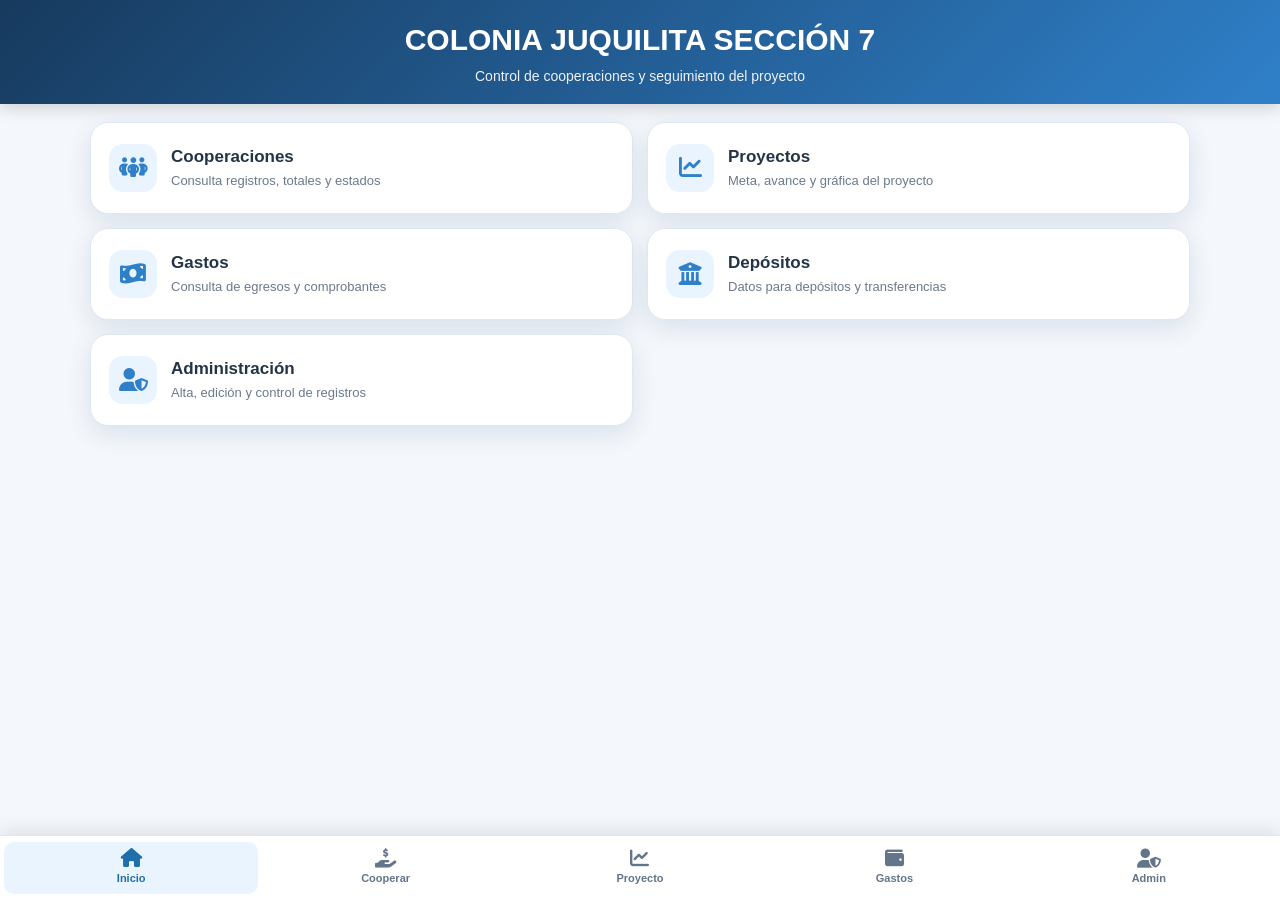
<file: index.html>
<!DOCTYPE html><html lang="es"><head><meta charset="UTF-8"><meta name="viewport" content="width=device-width,initial-scale=1"><meta name="theme-color" content="#173a5e"><title>Juquilita Sección 7</title><link rel="manifest" href="manifest.json"><link rel="stylesheet" href="https://cdnjs.cloudflare.com/ajax/libs/font-awesome/6.5.0/css/all.min.css"><link rel="stylesheet" href="juquilita.css"></head><body>
<header class="header"><h1>COLONIA JUQUILITA SECCIÓN 7</h1><p>Control de cooperaciones y seguimiento del proyecto</p></header>
<main class="container"><div class="grid">
<div class="menu-card" onclick="location.href='Cooperaciones.html'"><i class="fas fa-people-group"></i><div><strong>Cooperaciones</strong><span>Consulta registros, totales y estados</span></div></div>
<div class="menu-card" onclick="location.href='Proyecto.html'"><i class="fas fa-chart-line"></i><div><strong>Proyectos</strong><span>Meta, avance y gráfica del proyecto</span></div></div>
<div class="menu-card" onclick="location.href='gastos.html'"><i class="fas fa-money-bill-wave"></i><div><strong>Gastos</strong><span>Consulta de egresos y comprobantes</span></div></div>
<div class="menu-card" onclick="location.href='Depositos.html'"><i class="fas fa-building-columns"></i><div><strong>Depósitos</strong><span>Datos para depósitos y transferencias</span></div></div>
<div class="menu-card" onclick="location.href='index2.html'"><i class="fas fa-user-shield"></i><div><strong>Administración</strong><span>Alta, edición y control de registros</span></div></div>
</div></main>
<nav class="bottom-nav"><a href="index.html" class="active"><i class="fas fa-house"></i>Inicio</a><a href="Cooperaciones.html"><i class="fas fa-hand-holding-dollar"></i>Cooperar</a><a href="Proyecto.html"><i class="fas fa-chart-line"></i>Proyecto</a><a href="gastos.html"><i class="fas fa-wallet"></i>Gastos</a><a href="index2.html"><i class="fas fa-user-shield"></i>Admin</a></nav>
<script>if('serviceWorker' in navigator) navigator.serviceWorker.register('./sw.js');</script></body></html>
</file>
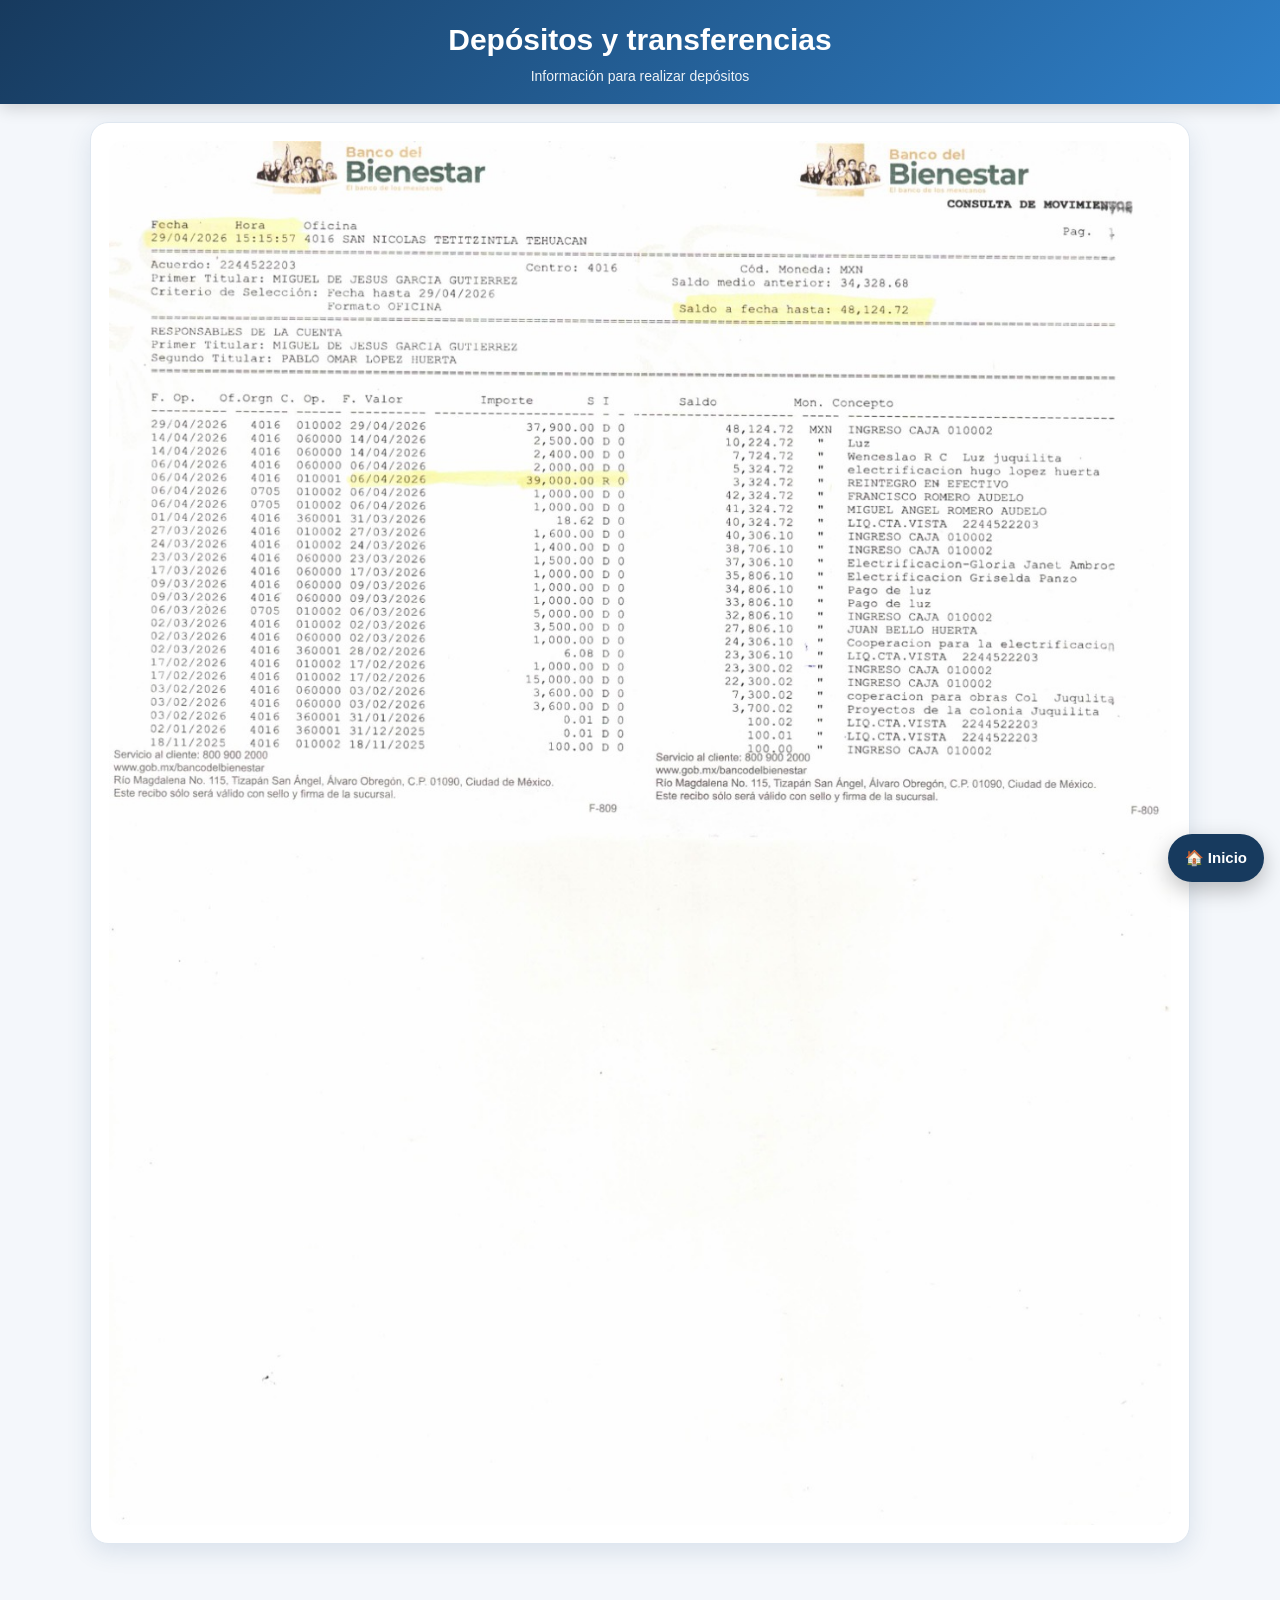
<file: Depositos.html>
<!DOCTYPE html><html lang="es"><head><meta charset="UTF-8"><meta name="viewport" content="width=device-width,initial-scale=1"><meta name="theme-color" content="#173a5e"><title>Depósitos - Juquilita</title><link rel="manifest" href="manifest.json"><link rel="stylesheet" href="juquilita.css"></head><body><header class="header"><h1>Depósitos y transferencias</h1><p>Información para realizar depósitos</p></header><main class="container"><div class="card media-card"><img src="deposito.jpeg" alt="Transferencias y depósitos"></div></main><a href="index.html" class="home-float">🏠 Inicio</a><script>if('serviceWorker' in navigator) navigator.serviceWorker.register('./sw.js');</script></body></html>
</file>
<file: juquilita.css>
*{box-sizing:border-box}
:root{--azul:#1f4e79;--azul2:#2f80c9;--azul3:#eaf4ff;--verde:#219653;--amarillo:#f2c94c;--rojo:#d64545;--texto:#243447;--suave:#6b7a8c;--fondo:#f4f7fb;--blanco:#fff;--borde:#dfe7f0;--sombra:0 8px 24px rgba(31,78,121,.12)}
html{scroll-behavior:smooth} body{margin:0;font-family:Arial,'Segoe UI',sans-serif;background:var(--fondo);color:var(--texto);line-height:1.45}
.header{background:linear-gradient(135deg,#173a5e,#2f80c9);color:#fff;padding:18px 16px;text-align:center;box-shadow:0 4px 16px rgba(0,0,0,.16)}
.header h1{font-size:clamp(20px,4vw,30px);margin:0 0 4px}.header p{margin:0;opacity:.92;font-size:14px}
.container{width:min(1100px,calc(100% - 24px));margin:18px auto 90px}.card{background:#fff;border:1px solid var(--borde);border-radius:18px;padding:18px;margin-bottom:16px;box-shadow:var(--sombra)}
.grid{display:grid;grid-template-columns:repeat(2,minmax(0,1fr));gap:14px}.grid-3{display:grid;grid-template-columns:repeat(3,minmax(0,1fr));gap:14px}.grid-4{display:grid;grid-template-columns:repeat(4,minmax(0,1fr));gap:14px}
.stat{background:#fff;border:1px solid var(--borde);border-radius:16px;padding:16px;box-shadow:var(--sombra)}.stat small{display:block;color:var(--suave);font-weight:700;margin-bottom:6px}.stat strong{display:block;font-size:clamp(20px,4vw,30px);color:var(--azul)}
label{display:block;font-weight:700;margin:0 0 6px;font-size:14px} input{width:100%;padding:13px 14px;border:1px solid #cdd8e5;border-radius:12px;font-size:16px;background:#fff;color:var(--texto);outline:none}input:focus{border-color:var(--azul2);box-shadow:0 0 0 3px rgba(47,128,201,.14)}
.form-grid{display:grid;grid-template-columns:repeat(2,minmax(0,1fr));gap:14px}.field.full{grid-column:1/-1}
.actions,.filter-row{display:flex;gap:9px;flex-wrap:wrap;align-items:center}.btn{appearance:none;border:0;border-radius:12px;padding:12px 16px;min-height:46px;font-size:15px;font-weight:800;cursor:pointer;text-decoration:none;display:inline-flex;align-items:center;justify-content:center;gap:7px;box-shadow:0 4px 12px rgba(0,0,0,.12)}.btn:active{transform:translateY(1px)}.btn-primary{background:var(--azul2);color:#fff}.btn-success{background:var(--verde);color:#fff}.btn-danger{background:var(--rojo);color:#fff}.btn-warning{background:#e6a700;color:#fff}.btn-dark{background:#243447;color:#fff}.btn-light{background:#eef5fb;color:var(--azul);border:1px solid #d6e5f3}
.persona{background:#fff;border-radius:16px;padding:15px;margin-bottom:12px;border:1px solid var(--borde);box-shadow:0 5px 16px rgba(31,78,121,.08)}.persona .nombre{font-weight:900;font-size:18px;margin-bottom:7px}.monto{font-size:14px;color:#4b5d70;margin:3px 0}.badge{display:inline-block;padding:6px 10px;border-radius:999px;font-size:12px;font-weight:900;margin-top:8px;color:#fff}
.progress{height:28px;background:#e7edf4;border-radius:999px;overflow:hidden}.progress-bar{height:100%;min-width:0;background:linear-gradient(90deg,#219653,#27ae60);color:#fff;font-weight:900;font-size:13px;display:flex;align-items:center;justify-content:center;transition:width .35s}
.table-wrap{overflow:auto;border-radius:14px;border:1px solid var(--borde)}table{width:100%;border-collapse:collapse;background:#fff;min-width:980px}th{background:#244966;color:#fff;position:sticky;top:0;z-index:1}td,th{padding:11px 9px;text-align:center;border-bottom:1px solid #edf1f5;font-size:13px}tr:nth-child(even) td{background:#f8fafc}.table-actions{display:flex;gap:6px;justify-content:center}.table-actions .btn{padding:8px 10px;min-height:36px;font-size:12px}
.home-float{position:fixed;right:16px;bottom:18px;z-index:1000;background:#173a5e;color:#fff;border:0;border-radius:999px;padding:13px 17px;font-weight:900;font-size:15px;box-shadow:0 8px 22px rgba(0,0,0,.25);text-decoration:none}.home-float:hover{background:#2f80c9}
.bottom-nav{position:fixed;left:0;right:0;bottom:0;z-index:999;background:#fff;border-top:1px solid #dfe7f0;display:grid;grid-template-columns:repeat(5,1fr);box-shadow:0 -4px 18px rgba(0,0,0,.1);padding:6px 4px max(6px,env(safe-area-inset-bottom))}.bottom-nav a{text-decoration:none;color:#62758a;font-size:11px;font-weight:800;text-align:center;padding:7px 2px;border-radius:10px}.bottom-nav a i{display:block;font-size:19px;margin-bottom:3px}.bottom-nav a:hover,.bottom-nav a.active{background:#eaf4ff;color:#1f6faa}
.menu-card{background:#fff;border:1px solid var(--borde);border-radius:18px;padding:18px;display:flex;gap:14px;align-items:center;box-shadow:var(--sombra);cursor:pointer;min-height:92px}.menu-card i{width:48px;height:48px;border-radius:14px;background:#eaf4ff;color:#2f80c9;display:flex;align-items:center;justify-content:center;font-size:23px}.menu-card strong{font-size:17px}.menu-card span{display:block;color:var(--suave);font-size:13px;margin-top:3px}
.media-card img{display:block;width:100%;height:auto;border-radius:14px}.pdf-wrap{width:min(1000px,calc(100% - 20px));margin:16px auto 90px}.pdf-wrap canvas{display:block!important;max-width:100%!important;height:auto!important;margin:14px auto;background:#fff;border-radius:8px;box-shadow:0 5px 16px rgba(0,0,0,.16)}
.notice{padding:12px 14px;border-radius:12px;background:#fff8df;border:1px solid #f1d77b;color:#6d5600;font-size:13px}.section-title{margin:0 0 12px;color:#173a5e}.muted{color:var(--suave);font-size:13px}.login-box{max-width:480px;margin:40px auto}
@media(max-width:760px){.container{width:min(100% - 16px,1100px);margin-top:10px}.card{padding:14px;border-radius:15px}.grid,.grid-3,.grid-4,.form-grid{grid-template-columns:1fr}.actions .btn,.filter-row .btn{flex:1 1 145px}.header{padding:15px 10px}.stat strong{font-size:23px}.home-float{bottom:78px}.menu-card{min-height:82px;padding:14px}.bottom-nav a{font-size:10px}.bottom-nav a i{font-size:18px}}
@media(max-width:420px){.actions .btn,.filter-row .btn{flex:1 1 100%}.bottom-nav a{font-size:9px}.container{margin-bottom:96px}}

/* Tarjetas de cooperaciones: lectura rápida en celular y computadora */
.persona-head{display:flex;align-items:flex-start;justify-content:space-between;gap:12px;margin-bottom:12px}.persona-head .nombre{margin:0}.persona-head .badge{margin-top:0;flex:0 0 auto}.persona-grid{display:grid;grid-template-columns:repeat(2,minmax(0,1fr));gap:9px}.dato{background:#f7faff;border:1px solid #e1eaf3;border-radius:12px;padding:10px 12px;min-width:0}.dato span{display:block;color:#6b7a8c;font-size:12px;font-weight:700;margin-bottom:3px}.dato strong{display:block;color:#243447;font-size:15px;overflow-wrap:anywhere}.total-dato{grid-column:1/-1;background:#edf8f2;border-color:#cfe8d8}.total-dato strong{font-size:17px;color:#176b3a}
@media(max-width:560px){.persona-grid{grid-template-columns:1fr}.total-dato{grid-column:auto}.persona-head{align-items:center}.persona-head .nombre{font-size:17px}}
</file>
